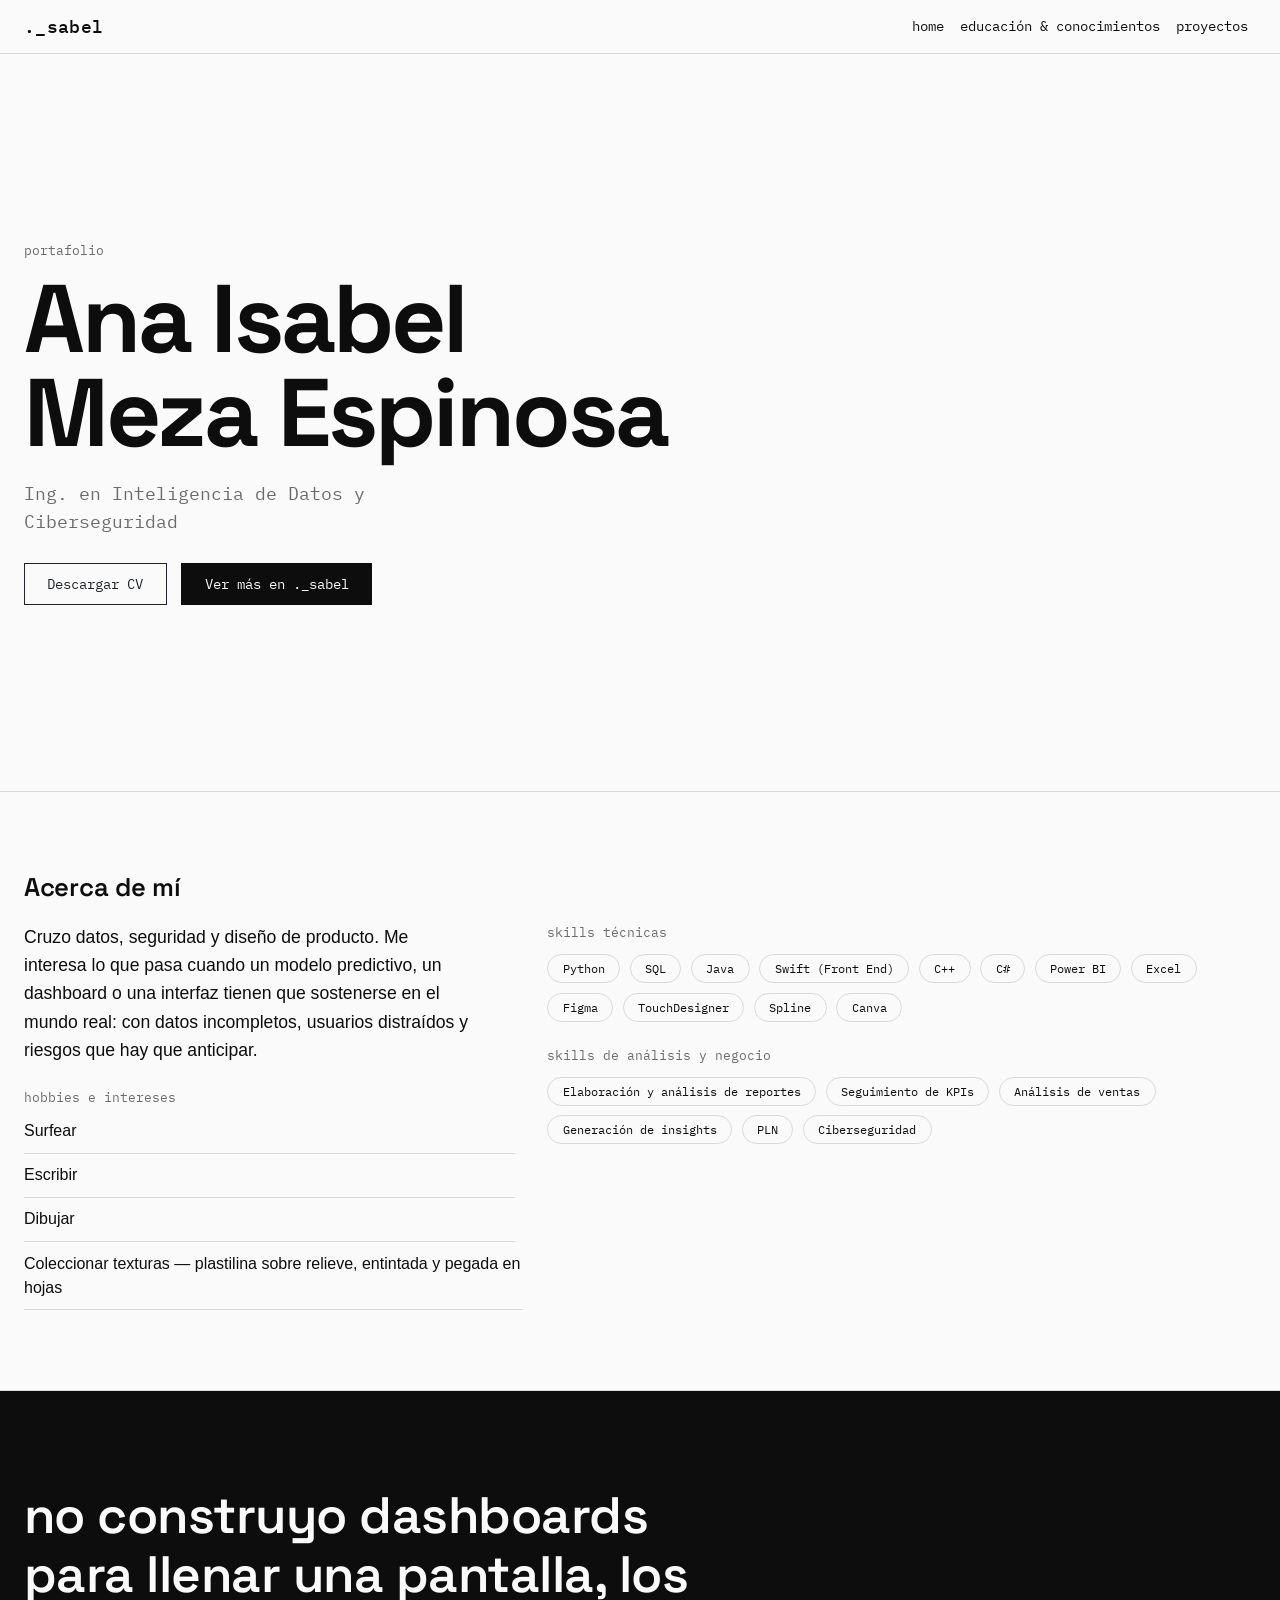
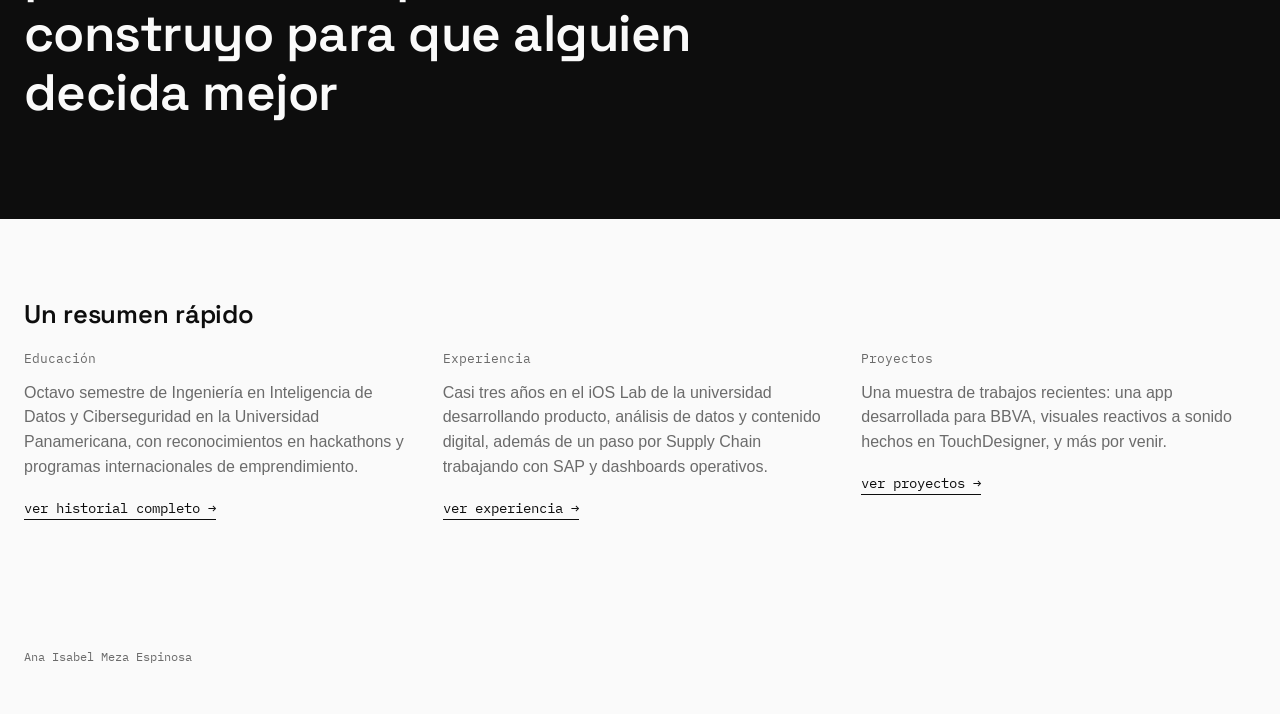
<file: index.html>
<!--
  INDEX.HTML — Landing page del portafolio

  Estructura general de la página (misma lógica en las 3 páginas):
  1. <head> carga Bootstrap (CSS), Google Fonts, y AL FINAL mi style.css
     (para que mis reglas puedan sobreescribir las de Bootstrap si hace falta).
  2. <div id="navbar"></div> es un contenedor vacío. Al final del <body>,
     un script hace fetch('navbar.html') y mete ese HTML aquí adentro.
     Esto evita repetir el menú en cada página.
  3. Cada sección usa el grid de Bootstrap (container-fluid / row / col-*)
     para el acomodo, y clases propias (definidas en style.css) para
     tipografía, color y detalles visuales.
-->
<!doctype html>
<html lang="es">
  <head>
    <meta charset="utf-8">
    <meta name="viewport" content="width=device-width, initial-scale=1">
    <title>Ana Isabel Meza Espinosa — Portafolio</title>

    <!-- Bootstrap: framework CSS que trae por si solito el sistema -->
    <link href="https://cdn.jsdelivr.net/npm/bootstrap@5.3.8/dist/css/bootstrap.min.css" rel="stylesheet" integrity="sha384-sRIl4kxILFvY47J16cr9ZwB07vP4J8+LH7qKQnuqkuIAvNWLzeN8tE5YBujZqJLB" crossorigin="anonymous">
    <link rel="preconnect" href="https://fonts.googleapis.com">
    <link href="https://fonts.googleapis.com/css2?family=Space+Grotesk:wght@400;500;600;700&family=IBM+Plex+Mono:wght@400;500&display=swap" rel="stylesheet">

    <!-- Mi hoja de estilos, cargada DESPUÉS de Bootstrap para poder
         sobreescribir sus estilos por defecto (colores, radios, etc.). -->
    <link href="style.css" rel="stylesheet">
  </head>
  <body>
    <div id="navbar"></div>
    <header class="hero">
      <!-- Capa decorativa de fondo (rejilla de puntos), puramente visual,
           por eso aria-hidden="true" (los lectores de pantalla la ignoran). -->
      <div aria-hidden="true"></div>
      <div class="container-fluid px-4 hero-content">
        <p class="hero-label">portafolio</p>
        <h1 class="hero-name">Ana Isabel<br>Meza Espinosa</h1>
        <p class="hero-career">Ing. en Inteligencia de Datos y Ciberseguridad</p>

        <!-- comp botón de Bootstrap :)
             esta el atributo de HTML que le dice al navegador ps que descargue el cv -->
        <div class="hero-btn-row">
          <a href="assets/CV_Ana_Isabel_Meza.pdf" download class="btn btn-outline-dark hero-cv-btn">
            Descargar CV
          </a>
          <!-- target="_blank": abre en pestaña nueva. rel="noopener" es una
               buena práctica de seguridad cuando usas target="_blank" (evita
               que la página abierta pueda manipular esta pestaña original). -->
          <a href="https://crowded-tool-223252.framer.app/" target="_blank" rel="noopener" class="btn btn-dark hero-cv-btn">
            Ver más en ._sabel
          </a>
        </div>
      </div>
    </header>

    <!-- descripción personal + hobbies + skills -->
    <section class="freeform">
      <div class="container-fluid px-4">
        <h2 class="section-title">Acerca de mí</h2>

        <!-- row / col-lg-5 + col-lg-7: en pantallas grandes (lg) la fila se
             divide en 12 columnas; aquí uso 5 para el texto/hobbies y 7 para
             las skills. En pantallas chicas, Bootstrap las apila automático
             (una debajo de otra) porque no puse col-* para tamaños menores.
             gy-5: utilidad de Bootstrap = "gap vertical" entre columnas cuando
             se apilan en móvil. -->
        <div class="row gy-5">
          <div class="col-lg-5">
            <p class="freeform-text">
              Cruzo datos, seguridad y diseño de producto. Me interesa lo que pasa cuando un modelo
              predictivo, un dashboard o una interfaz tienen que sostenerse en el mundo real: con datos
              incompletos, usuarios distraídos y riesgos que hay que anticipar.
            </p>

            <p class="hero-label mt-4">hobbies e intereses</p>
            <!-- list-inline / list-inline-item: componente de Bootstrap para
                 listas sin viñetas. Los pongo en columna con CSS propio
                 (ver .hobby-list en style.css). -->
            <ul class="list-inline hobby-list">
              <li class="list-inline-item">Surfear</li>
              <li class="list-inline-item">Escribir</li>
              <li class="list-inline-item">Dibujar</li>
              <li class="list-inline-item">Coleccionar texturas — plastilina sobre relieve, entintada y pegada en hojas</li>
            </ul>
          </div>

          <div class="col-lg-7">
            <p class="hero-label">skills técnicas</p>
            <!-- badge: componente de Bootstrap para etiquetas pequeñas.
                 skill-badge es mi clase -> esta en el css 
                 al final lo que hace es que quitar el
                 color por defecto de Bootstrap y le pone el borde ese y la forma
                 LA VERDAD SOLO LO HICE PA QUE QUEDE BONITO LOL-->
            <div class="tag-row mb-4">
              <span class="badge skill-badge">Python</span>
              <span class="badge skill-badge">SQL</span>
              <span class="badge skill-badge">Java</span>
              <span class="badge skill-badge">Swift (Front End)</span>
              <span class="badge skill-badge">C++</span>
              <span class="badge skill-badge">C#</span>
              <span class="badge skill-badge">Power BI</span>
              <span class="badge skill-badge">Excel</span>
              <span class="badge skill-badge">Figma</span>
              <span class="badge skill-badge">TouchDesigner</span>
              <span class="badge skill-badge">Spline</span>
              <span class="badge skill-badge">Canva</span>
            </div>

            <p class="hero-label">skills de análisis y negocio</p>
            <div class="tag-row">
              <span class="badge skill-badge">Elaboración y análisis de reportes</span>
              <span class="badge skill-badge">Seguimiento de KPIs</span>
              <span class="badge skill-badge">Análisis de ventas</span>
              <span class="badge skill-badge">Generación de insights</span>
              <span class="badge skill-badge">PLN</span>
              <span class="badge skill-badge">Ciberseguridad</span>
            </div>
          </div>
        </div>
      </div>
    </section>

    <!-- ================ FRASE / STATEMENT ================ -->
    <!-- Franja de pantalla completa en negro con una frase grande, inspirada
         en el estilo bold/minimal de tu otro portafolio (._sabel en Framer).
         statement-band es mi clase (style.css): invierte los colores
         (fondo negro, texto blanco) solo en esta sección. -->
    <section class="statement-band">
      <div class="container-fluid px-4">
        <p class="statement-text">no construyo dashboards para llenar una pantalla, los construyo para que alguien decida mejor</p>
      </div>
    </section>

    <!-- 3 "tarjetitas" que resumen educación/experiencia/proyectos -->
    <section class="about">
      <div class="container-fluid px-4">
        <h2 class="section-title">Un resumen rápido</h2>
        <!-- row de 3 columnas iguales (col-lg-4 x3 = 12) -->
        <div class="row gy-4">
          <div class="col-lg-4">
            <p class="about-eyebrow">Educación</p>
            <p class="about-text">
              Octavo semestre de Ingeniería en Inteligencia de Datos y Ciberseguridad en la
              Universidad Panamericana, con reconocimientos en hackathons y programas internacionales
              de emprendimiento.
            </p>
            <a href="education.html" class="about-link">ver historial completo →</a>
          </div>
          <div class="col-lg-4">
            <p class="about-eyebrow">Experiencia</p>
            <p class="about-text">
              Casi tres años en el iOS Lab de la universidad desarrollando producto, análisis de datos
              y contenido digital, además de un paso por Supply Chain trabajando con SAP y dashboards
              operativos.
            </p>
            <a href="education.html" class="about-link">ver experiencia →</a>
          </div>
          <div class="col-lg-4">
            <p class="about-eyebrow">Proyectos</p>
            <p class="about-text">
              Una muestra de trabajos recientes: una app desarrollada para BBVA, visuales reactivos a
              sonido hechos en TouchDesigner, y más por venir.
            </p>
            <a href="projects.html" class="about-link">ver proyectos →</a>
          </div>
        </div>
      </div>
    </section>

    <footer class="site-footer">
      <div class="container-fluid px-4">
        <p>Ana Isabel Meza Espinosa </p>
      </div>
    </footer>

    <script src="https://cdn.jsdelivr.net/npm/bootstrap@5.3.8/dist/js/bootstrap.bundle.min.js" integrity="sha384-FKyoEForCGlyvwx9Hj09JcYn3nv7wiPVlz7YYwJrWVcXK/BmnVDxM+D2scQbITxI" crossorigin="anonymous"></script>
    <script>
        function includeHTML(id, archivo){
            fetch(archivo)
            .then(response => response.text())
            .then(html => { document.getElementById(id).innerHTML = html; });
        }

        includeHTML('navbar', 'navbar.html');
    </script>
  </body>
</html>
</file>
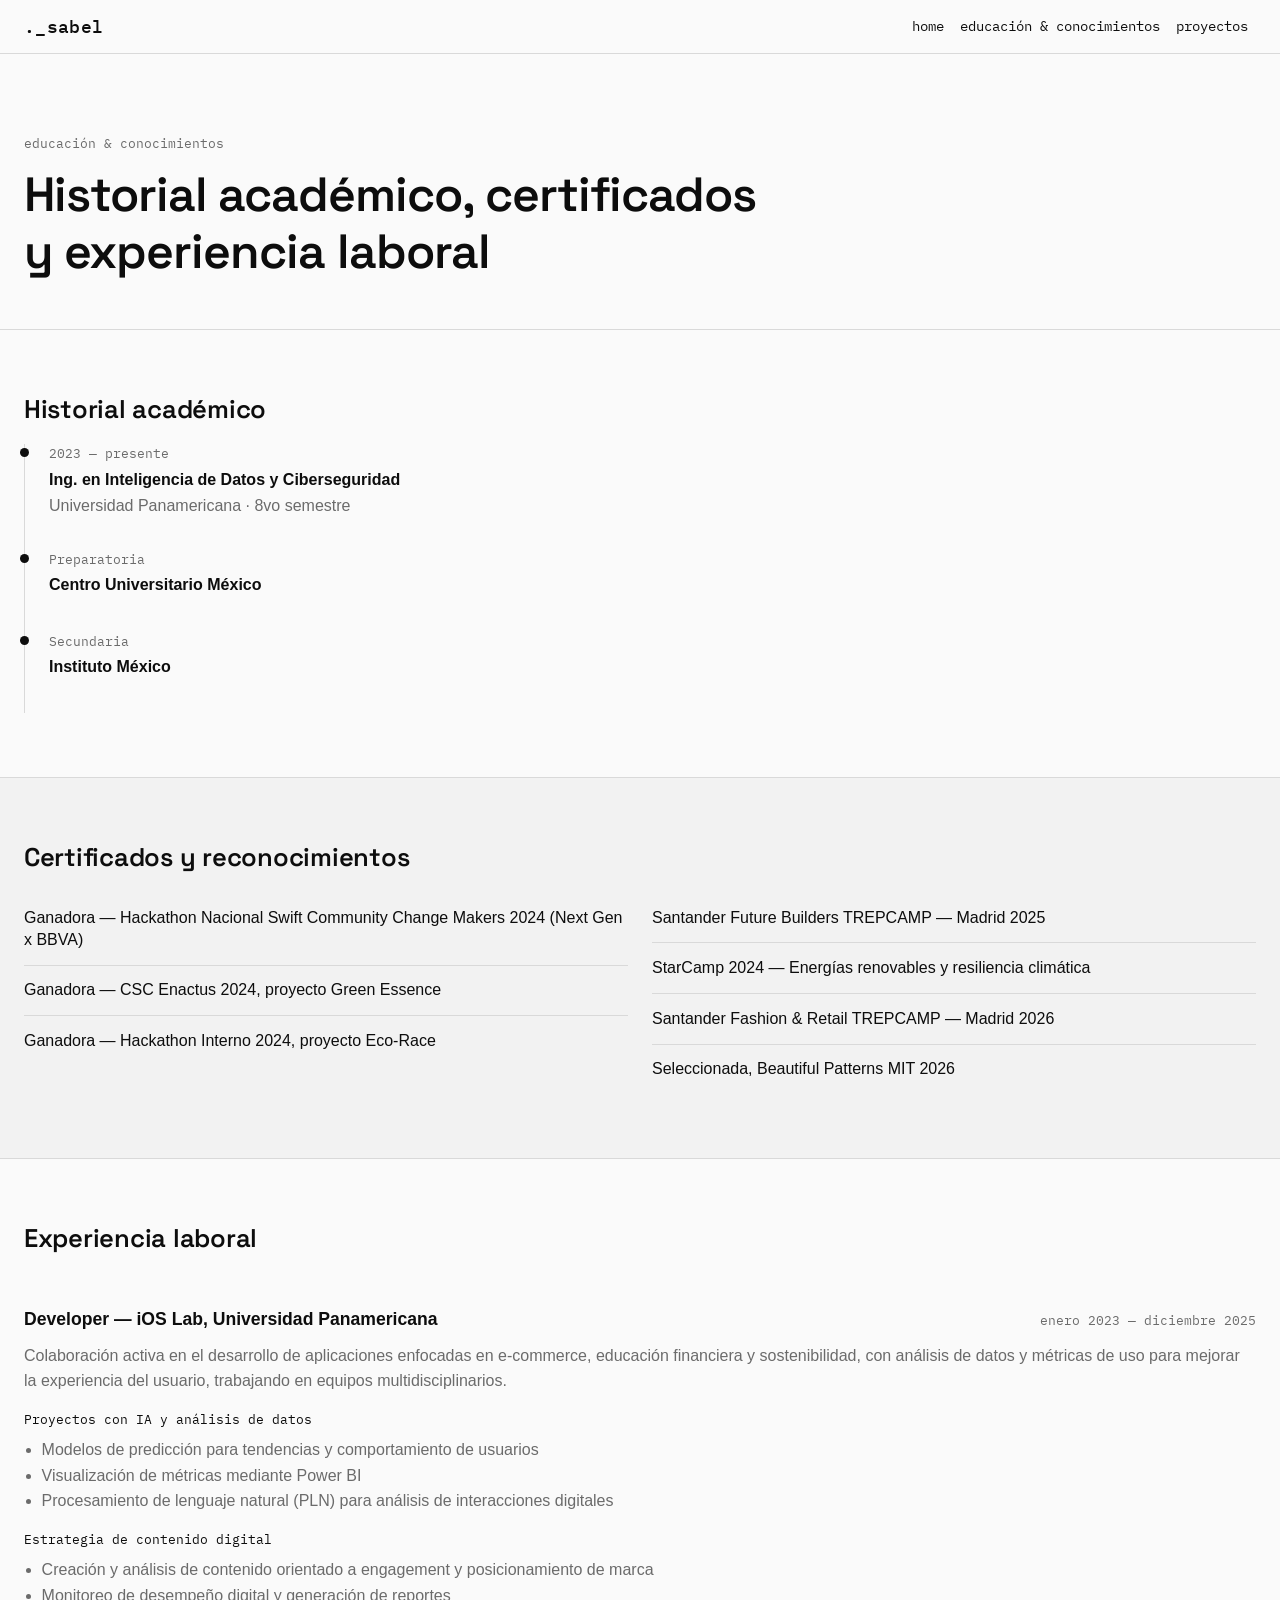
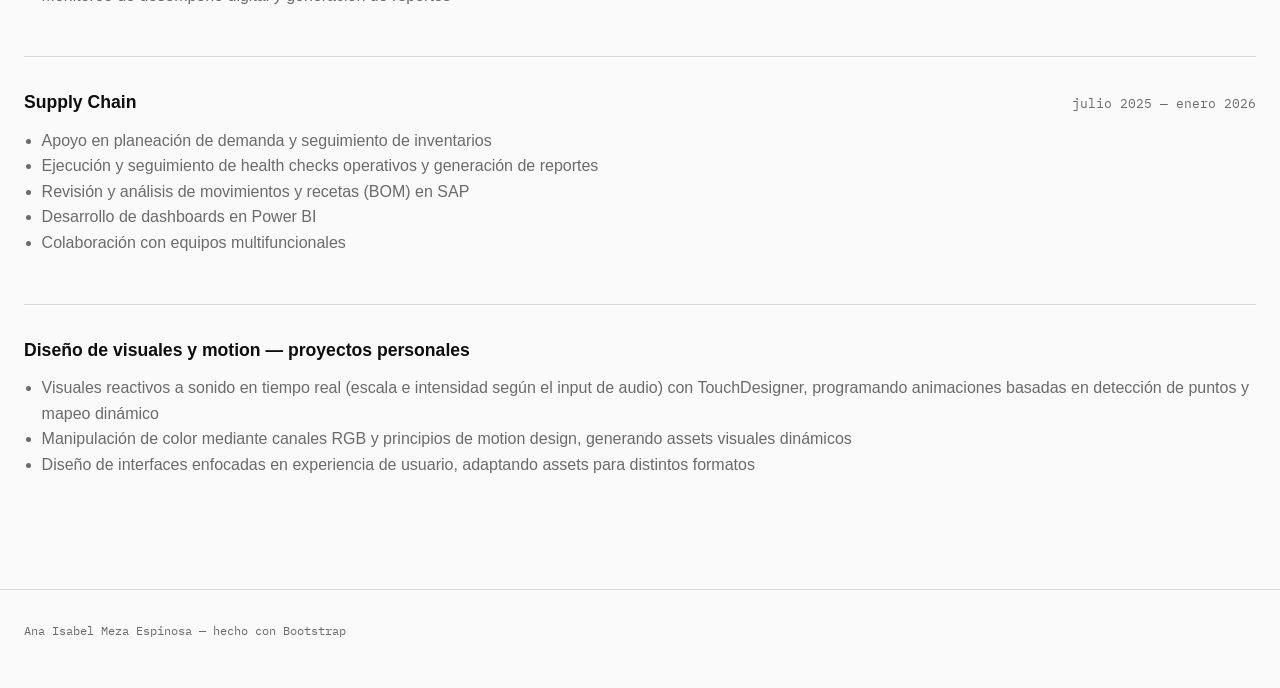
<file: education.html>
<!--
  EDUCATION.HTML — Historial académico, certificados y experiencia laboral
  (misma estructura de <head>/navbar que index.html, ver comentarios ahí)
-->
<!doctype html>
<html lang="es">
  <head>
    <meta charset="utf-8">
    <meta name="viewport" content="width=device-width, initial-scale=1">
    <title>Educación &amp; conocimientos — Ana Isabel Meza</title>
    <link href="https://cdn.jsdelivr.net/npm/bootstrap@5.3.8/dist/css/bootstrap.min.css" rel="stylesheet" integrity="sha384-sRIl4kxILFvY47J16cr9ZwB07vP4J8+LH7qKQnuqkuIAvNWLzeN8tE5YBujZqJLB" crossorigin="anonymous">
    <link rel="preconnect" href="https://fonts.googleapis.com">
    <link href="https://fonts.googleapis.com/css2?family=Space+Grotesk:wght@400;500;600;700&family=IBM+Plex+Mono:wght@400;500&display=swap" rel="stylesheet">
    <link href="style.css" rel="stylesheet">
  </head>
  <body>
    <div id="navbar"></div>

    <header class="page-header">
      <div class="container-fluid px-4">
        <p class="hero-label">educación &amp; conocimientos</p>
        <h1 class="page-title">Historial académico, certificados<br>y experiencia laboral</h1>
      </div>
    </header>

    <!-- ================ HISTORIAL ACADÉMICO ================ -->
    <section class="edu-section">
      <div class="container-fluid px-4">
        <h2 class="section-title">Historial académico</h2>

        <!-- <ol> (lista ordenada) porque la escuela sí tiene un orden
             cronológico. El estilo de "línea de tiempo" (la barra vertical
             y los puntos) es 100% CSS propio: ver .timeline en style.css,
             que usa border-left en el <ol> y un ::before en cada <li>
             para dibujar el punto. -->
        <ol class="timeline">
          <li class="timeline-item">
            <p class="timeline-date">2023 — presente</p>
            <p class="timeline-title">Ing. en Inteligencia de Datos y Ciberseguridad</p>
            <p class="timeline-place">Universidad Panamericana · 8vo semestre</p>
          </li>
          <li class="timeline-item">
            <p class="timeline-date">Preparatoria</p>
            <p class="timeline-title">Centro Universitario México</p>
          </li>
          <li class="timeline-item">
            <p class="timeline-date">Secundaria</p>
            <p class="timeline-title">Instituto México</p>
          </li>
        </ol>
      </div>
    </section>

    <!-- ================ CERTIFICADOS ================ -->
    <!-- edu-section.alt: misma sección pero con fondo gris clarito (ver
         .edu-section.alt en style.css) solo para separar visualmente
         los bloques sin necesitar más HTML. -->
    <section class="edu-section alt">
      <div class="container-fluid px-4">
        <h2 class="section-title">Certificados y reconocimientos</h2>
        <!-- Dos columnas (col-md-6) para no dejar una lista larguísima de
             un solo lado. Se apilan solas en pantallas chicas (< md). -->
        <div class="row gy-3">
          <div class="col-md-6">
            <ul class="cert-list">
              <li>Ganadora — Hackathon Nacional Swift Community Change Makers 2024 (Next Gen x BBVA)</li>
              <li>Ganadora — CSC Enactus 2024, proyecto Green Essence</li>
              <li>Ganadora — Hackathon Interno 2024, proyecto Eco-Race</li>
            </ul>
          </div>
          <div class="col-md-6">
            <ul class="cert-list">
              <li>Santander Future Builders TREPCAMP — Madrid 2025</li>
              <li>StarCamp 2024 — Energías renovables y resiliencia climática</li>
              <li>Santander Fashion &amp; Retail TREPCAMP — Madrid 2026</li>
              <li>Seleccionada, Beautiful Patterns MIT 2026</li>
            </ul>
          </div>
        </div>
      </div>
    </section>

    <!-- ================ EXPERIENCIA LABORAL ================ -->
    <section class="edu-section">
      <div class="container-fluid px-4">
        <h2 class="section-title">Experiencia laboral</h2>

        <!-- Cada .job es un bloque independiente con su propio border-bottom
             (separador), en vez de usar <hr> repetido a mano. -->
        <div class="job">
          <div class="job-head">
            <p class="job-title">Developer — iOS Lab, Universidad Panamericana</p>
            <p class="job-date">enero 2023 — diciembre 2025</p>
          </div>
          <p class="job-text">
            Colaboración activa en el desarrollo de aplicaciones enfocadas en e-commerce, educación
            financiera y sostenibilidad, con análisis de datos y métricas de uso para mejorar la
            experiencia del usuario, trabajando en equipos multidisciplinarios.
          </p>
          <p class="job-subtitle">Proyectos con IA y análisis de datos</p>
          <ul class="job-list">
            <li>Modelos de predicción para tendencias y comportamiento de usuarios</li>
            <li>Visualización de métricas mediante Power BI</li>
            <li>Procesamiento de lenguaje natural (PLN) para análisis de interacciones digitales</li>
          </ul>
          <p class="job-subtitle">Estrategia de contenido digital</p>
          <ul class="job-list">
            <li>Creación y análisis de contenido orientado a engagement y posicionamiento de marca</li>
            <li>Monitoreo de desempeño digital y generación de reportes</li>
          </ul>
        </div>

        <div class="job">
          <div class="job-head">
            <p class="job-title">Supply Chain</p>
            <p class="job-date">julio 2025 — enero 2026</p>
          </div>
          <ul class="job-list">
            <li>Apoyo en planeación de demanda y seguimiento de inventarios</li>
            <li>Ejecución y seguimiento de health checks operativos y generación de reportes</li>
            <li>Revisión y análisis de movimientos y recetas (BOM) en SAP</li>
            <li>Desarrollo de dashboards en Power BI</li>
            <li>Colaboración con equipos multifuncionales</li>
          </ul>
        </div>

        <div class="job">
          <div class="job-head">
            <p class="job-title">Diseño de visuales y motion — proyectos personales</p>
          </div>
          <ul class="job-list">
            <li>Visuales reactivos a sonido en tiempo real (escala e intensidad según el input de audio) con TouchDesigner, programando animaciones basadas en detección de puntos y mapeo dinámico</li>
            <li>Manipulación de color mediante canales RGB y principios de motion design, generando assets visuales dinámicos</li>
            <li>Diseño de interfaces enfocadas en experiencia de usuario, adaptando assets para distintos formatos</li>
          </ul>
        </div>
      </div>
    </section>

    <footer class="site-footer">
      <div class="container-fluid px-4">
        <p>Ana Isabel Meza Espinosa — hecho con Bootstrap</p>
      </div>
    </footer>

    <script src="https://cdn.jsdelivr.net/npm/bootstrap@5.3.8/dist/js/bootstrap.bundle.min.js" integrity="sha384-FKyoEForCGlyvwx9Hj09JcYn3nv7wiPVlz7YYwJrWVcXK/BmnVDxM+D2scQbITxI" crossorigin="anonymous"></script>
    <!-- Mismo mecanismo de includeHTML explicado en index.html -->
    <script>
        function includeHTML(id, archivo){
            fetch(archivo)
            .then(response => response.text())
            .then(html => { document.getElementById(id).innerHTML = html; });
        }

        includeHTML('navbar', 'navbar.html');
    </script>
  </body>
</html>
</file>
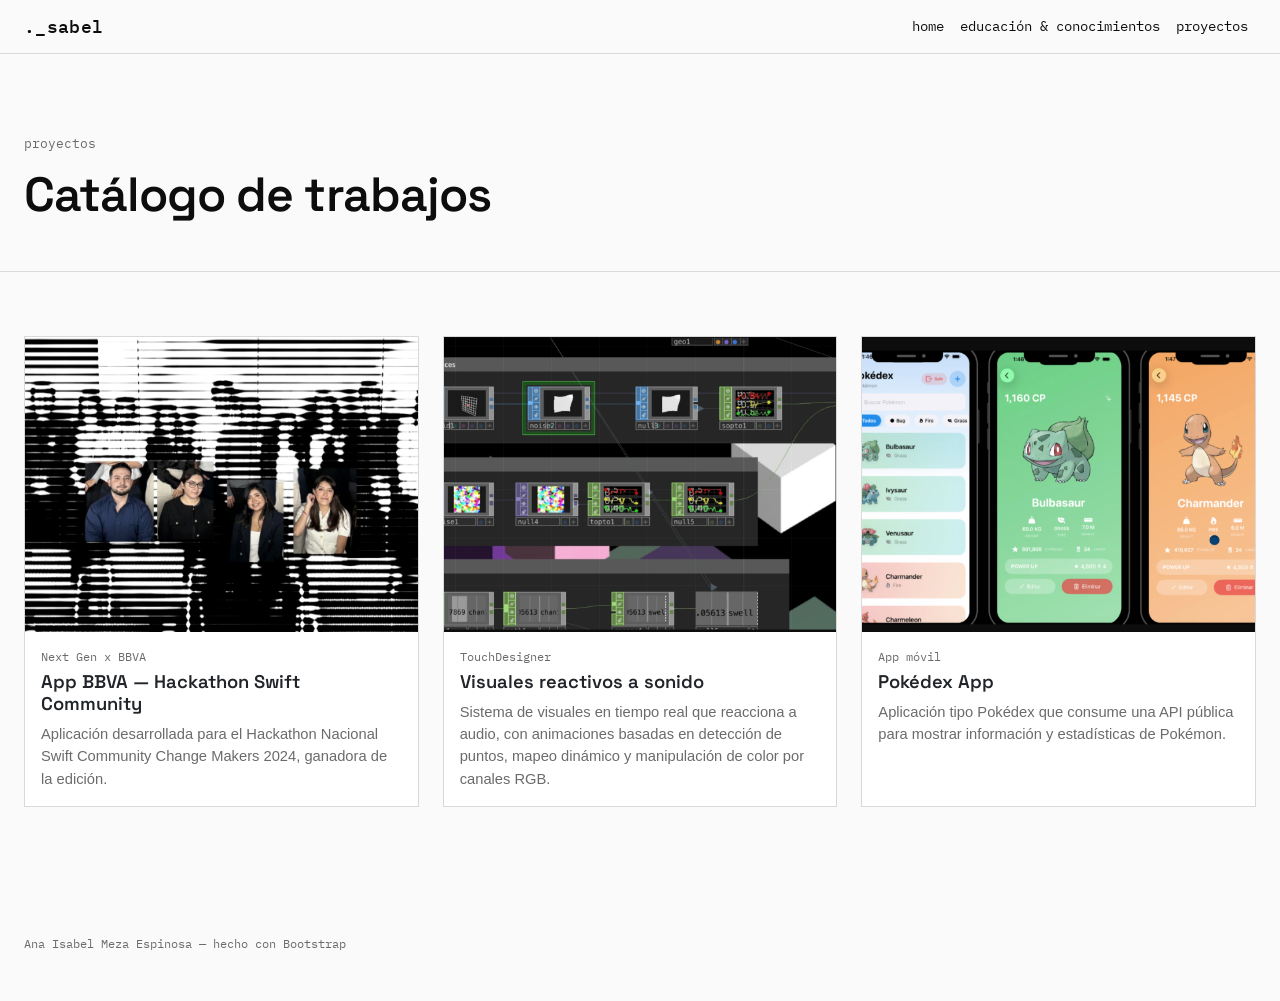
<file: projects.html>
<!--
  PROJECTS.HTML — Galería/catálogo de proyectos
  (misma estructura de <head>/navbar que index.html, ver comentarios ahí)
-->
<!doctype html>
<html lang="es">
  <head>
    <meta charset="utf-8">
    <meta name="viewport" content="width=device-width, initial-scale=1">
    <title>Proyectos — Ana Isabel Meza</title>
    <link href="https://cdn.jsdelivr.net/npm/bootstrap@5.3.8/dist/css/bootstrap.min.css" rel="stylesheet" integrity="sha384-sRIl4kxILFvY47J16cr9ZwB07vP4J8+LH7qKQnuqkuIAvNWLzeN8tE5YBujZqJLB" crossorigin="anonymous">
    <link rel="preconnect" href="https://fonts.googleapis.com">
    <link href="https://fonts.googleapis.com/css2?family=Space+Grotesk:wght@400;500;600;700&family=IBM+Plex+Mono:wght@400;500&display=swap" rel="stylesheet">
    <link href="style.css" rel="stylesheet">
  </head>
  <body>
    <div id="navbar"></div>

    <header class="page-header">
      <div class="container-fluid px-4">
        <p class="hero-label">proyectos</p>
        <h1 class="page-title">Catálogo de trabajos</h1>
      </div>
    </header>

    <section class="projects-gallery">
      <div class="container-fluid px-4">
        <!--
          row / col-md-6 / col-lg-4: el grid de 12 columnas de Bootstrap.
          En pantallas grandes (lg) cada tarjeta ocupa 4/12 → 3 tarjetas
          por fila. En pantallas medianas (md) ocupa 6/12 → 2 por fila.
          En pantallas chicas (menos que md) no hay col-* especificado,
          así que Bootstrap las apila 1 por fila automáticamente.
          g-4: utilidad de Bootstrap = espacio (gutter) entre columnas.
        -->
        <div class="row g-4">

          <!-- PROYECTO 1: cada tarjeta es un componente 'card' de Bootstrap
               completo (card / card-img-top / card-body / card-title /
               card-text), envuelto en un <a> para que toda la tarjeta sea
               clicable y lleve a la evidencia del proyecto (repo, video, etc).
               text-decoration-none quita el subrayado que un <a> trae por
               defecto. -->
          <div class="col-md-6 col-lg-4">
            <a href="#" class="card project-card text-decoration-none">
              <!-- card-img-top: clase de Bootstrap para la imagen de la card.
                   project-thumb-img (mía, en style.css) le da tamaño y
                   recorte (object-fit: cover) consistente sin importar las
                   proporciones originales de la foto. -->
              <img src="assets/bbvafoto.png" class="card-img-top project-thumb-img" alt="Captura de la app desarrollada para BBVA">
              <div class="card-body">
                <p class="project-tag">Next Gen x BBVA</p>
                <h3 class="card-title project-name">App BBVA — Hackathon Swift Community</h3>
                <p class="card-text project-desc">
                  Aplicación desarrollada para el Hackathon Nacional Swift Community Change Makers 2024,
                  ganadora de la edición.
                </p>
              </div>
            </a>
          </div>

          <!-- PROYECTO 2 (mismo patrón, cambia la foto) -->
          <div class="col-md-6 col-lg-4">
            <a href="#" class="card project-card text-decoration-none">
              <img src="assets/touchdesignerfoto.png" class="card-img-top project-thumb-img" alt="Visual generado en TouchDesigner reactivo a audio">
              <div class="card-body">
                <p class="project-tag">TouchDesigner</p>
                <h3 class="card-title project-name">Visuales reactivos a sonido</h3>
                <p class="card-text project-desc">
                  Sistema de visuales en tiempo real que reacciona a audio, con animaciones basadas en
                  detección de puntos, mapeo dinámico y manipulación de color por canales RGB.
                </p>
              </div>
            </a>
          </div>

          <!-- PROYECTO 3: app Pokédex -->
          <div class="col-md-6 col-lg-4">
            <a href="#" class="card project-card text-decoration-none">
              <img src="assets/pokemon.png" class="card-img-top project-thumb-img" alt="Captura de la app Pokédex">
              <div class="card-body">
                <p class="project-tag">App móvil</p>
                <h3 class="card-title project-name">Pokédex App</h3>
                <p class="card-text project-desc">
                  Aplicación tipo Pokédex que consume una API pública para mostrar información y
                  estadísticas de Pokémon.
                </p>
              </div>
            </a>
          </div>

        </div>
      </div>
    </section>

    <footer class="site-footer">
      <div class="container-fluid px-4">
        <p>Ana Isabel Meza Espinosa — hecho con Bootstrap</p>
      </div>
    </footer>

    <script src="https://cdn.jsdelivr.net/npm/bootstrap@5.3.8/dist/js/bootstrap.bundle.min.js" integrity="sha384-FKyoEForCGlyvwx9Hj09JcYn3nv7wiPVlz7YYwJrWVcXK/BmnVDxM+D2scQbITxI" crossorigin="anonymous"></script>
    <!-- Mismo mecanismo de includeHTML explicado en index.html -->
    <script>
        function includeHTML(id, archivo){
            fetch(archivo)
            .then(response => response.text())
            .then(html => { document.getElementById(id).innerHTML = html; });
        }

        includeHTML('navbar', 'navbar.html');
    </script>
  </body>
</html>
</file>
<file: style.css>
:root{
    --color-1: #0d0d0d;   /* negro casi puro, para texto y fondos oscuros */
    --color-2: #fafafa;   /* blanco cálido, fondo principal */
    --color-line: #d9d9d9; /* gris para líneas y bordes */
    --color-muted: #6b6b6b; /* gris para texto secundario */

    --font-display: "Space Grotesk", sans-serif;
    --font-mono: "IBM Plex Mono", monospace;
    --font-body: -apple-system, "Segoe UI", sans-serif;
}

*{
    box-sizing: border-box;
}

body{
    margin: 0;
    background-color: var(--color-2);
    color: var(--color-1);
    font-family: var(--font-body);
    -webkit-font-smoothing: antialiased;
}

a{
    color: inherit;
    text-decoration: none;
}

/* ---------- NAVBAR ---------- */
.bg-1{
    background-color: var(--color-2);
    border-bottom: 1px solid var(--color-line);
}

.logo-mark{
    font-family: var(--font-mono);
    font-weight: 500;
    font-size: 1.1rem;
    letter-spacing: 0.02em;
    color: var(--color-1) !important;
}

.navbar-nav .nav-link{
    font-family: var(--font-mono);
    font-size: 0.85rem;
    color: var(--color-1);
    padding: 0.5rem 1rem;
    border-bottom: 1px solid transparent;
    transition: border-color 0.15s ease;
}

.navbar-nav .nav-link:hover{
    border-bottom-color: var(--color-1);
}

/* ---------- SECTION TITLES ---------- */
.section-title{
    font-family: var(--font-display);
    font-weight: 600;
    font-size: 1.6rem;
    letter-spacing: -0.01em;
    margin-bottom: 1.25rem;
}

.hero-label,
.about-eyebrow{
    font-family: var(--font-mono);
    font-size: 0.8rem;
    color: var(--color-muted);
    margin-bottom: 0.75rem;
}

/* ---------- HERO ---------- */
.hero{
    position: relative;
    min-height: 82vh;
    display: flex;
    flex-direction: column;
    justify-content: center;
    overflow: hidden;
    border-bottom: 1px solid var(--color-line);
}

.hero-grid{
    position: absolute;
    inset: 0;
    background-image:
        linear-gradient(var(--color-line) 1px, transparent 1px),
        linear-gradient(90deg, var(--color-line) 1px, transparent 1px);
    background-size: 48px 48px;
    opacity: 0.5;
    mask-image: radial-gradient(ellipse at 30% 40%, black 15%, transparent 70%);
}

.hero-content{
    position: relative;
    z-index: 1;
}

.hero-name{
    font-family: var(--font-display);
    font-weight: 700;
    font-size: clamp(2.75rem, 8vw, 6rem);
    line-height: 0.98;
    letter-spacing: -0.03em;
    margin: 0 0 1.25rem;
}

.hero-career{
    font-family: var(--font-mono);
    font-size: clamp(0.95rem, 1.6vw, 1.15rem);
    color: var(--color-muted);
    max-width: 34ch;
}

.hero-btn-row{
    display: flex;
    flex-wrap: wrap;
    gap: 0.9rem;
    margin-top: 1.75rem;
}

/* aquí el boton de cv */
.hero-cv-btn{
    font-family: var(--font-mono);
    font-size: 0.85rem;
    border-radius: 0;
    border-width: 1px;
    padding: 0.6rem 1.4rem;
    margin-top: 0;
}

.btn-outline-dark.hero-cv-btn:hover{
    background-color: var(--color-1);
    color: var(--color-2);
}

.btn-dark.hero-cv-btn{
    background-color: var(--color-1);
    border-color: var(--color-1);
    color: var(--color-2);
}

.btn-dark.hero-cv-btn:hover{
    background-color: transparent;
    color: var(--color-1);
}

.hero-scroll{
    position: relative;
    z-index: 1;
    display: flex;
    justify-content: center;
    padding-bottom: 2rem;
}

.hero-scroll span{
    width: 1px;
    height: 40px;
    background: var(--color-1);
    display: block;
    animation: scrollLine 1.8s ease-in-out infinite;
}

@keyframes scrollLine{
    0%   { transform: scaleY(0.2); transform-origin: top; }
    50%  { transform: scaleY(1);   transform-origin: top; }
    100% { transform: scaleY(0.2); transform-origin: bottom; }
}

@media (prefers-reduced-motion: reduce){
    .hero-scroll span{ animation: none; }
}

/* ---------- FREEFORM SECTION ---------- */
.freeform{
    padding: 5rem 0;
    border-bottom: 1px solid var(--color-line);
}

.freeform-text{
    font-size: 1.1rem;
    line-height: 1.6;
    max-width: 46ch;
    color: var(--color-1);
}

.tag-row{
    display: flex;
    flex-wrap: wrap;
    gap: 0.6rem;
}

.skill-badge{
    font-family: var(--font-mono);
    font-weight: 400;
    font-size: 0.78rem;
    border: 1px solid var(--color-line);
    border-radius: 999px;
    padding: 0.45rem 0.9rem;
    color: var(--color-1);
    background-color: transparent;
}

.hobby-list{
    padding: 0;
    margin: 0.25rem 0 0;
}

.hobby-list .list-inline-item{
    display: block;
    padding: 0.6rem 0;
    border-bottom: 1px solid var(--color-line);
    color: var(--color-1);
}

.hobby-list .list-inline-item:first-child{
    padding-top: 0;
}

/* ---------- STATEMENT BAND ---------- */
/* Sección de pantalla completa en negro con una frase grande, para dar un
   momento de "respiro" visual entre el hero y el resumen, al estilo del
   otro portafolio (fondo oscuro + tipografía grande, look bold/minimal). */
.statement-band{
    background-color: var(--color-1);
    padding: 6rem 0;
}

.statement-text{
    font-family: var(--font-display);
    font-weight: 600;
    font-size: clamp(1.6rem, 4.2vw, 3.2rem);
    line-height: 1.15;
    letter-spacing: -0.01em;
    color: var(--color-2);
    max-width: 22ch;
    margin: 0;
}

/* ---------- ABOUT ---------- */
.about{
    padding: 5rem 0 6rem;
}

.about-text{
    color: var(--color-muted);
    line-height: 1.55;
    margin-bottom: 1rem;
}

.about-link{
    font-family: var(--font-mono);
    font-size: 0.85rem;
    border-bottom: 1px solid var(--color-1);
    padding-bottom: 2px;
}

/* ---------- PAGE HEADER (educación / proyectos) ---------- */
.page-header{
    padding: 5rem 0 3rem;
    border-bottom: 1px solid var(--color-line);
}

.page-title{
    font-family: var(--font-display);
    font-weight: 600;
    font-size: clamp(1.9rem, 4vw, 3rem);
    letter-spacing: -0.02em;
    margin: 0;
}

/* ---------- EDUCACIÓN ---------- */
.edu-section{
    padding: 4rem 0;
    border-bottom: 1px solid var(--color-line);
}

.edu-section.alt{
    background-color: #f2f2f2;
}

.timeline{
    list-style: none;
    padding: 0;
    margin: 0;
    border-left: 1px solid var(--color-line);
}

.timeline-item{
    padding: 0 0 2rem 1.5rem;
    position: relative;
}

.timeline-item::before{
    content: "";
    position: absolute;
    left: -5px;
    top: 4px;
    width: 9px;
    height: 9px;
    border-radius: 50%;
    background: var(--color-1);
}

.timeline-date{
    font-family: var(--font-mono);
    font-size: 0.8rem;
    color: var(--color-muted);
    margin-bottom: 0.25rem;
}

.timeline-title{
    font-weight: 600;
    margin-bottom: 0.15rem;
}

.timeline-place{
    color: var(--color-muted);
    margin: 0;
}

.cert-list{
    list-style: none;
    padding: 0;
    margin: 0;
}

.cert-list li{
    padding: 0.85rem 0;
    border-bottom: 1px solid var(--color-line);
    line-height: 1.4;
}

.cert-list li:last-child{
    border-bottom: none;
}

.job{
    padding: 2rem 0;
    border-bottom: 1px solid var(--color-line);
}

.job:last-child{
    border-bottom: none;
}

.job-head{
    display: flex;
    flex-wrap: wrap;
    justify-content: space-between;
    align-items: baseline;
    gap: 0.5rem;
    margin-bottom: 0.75rem;
}

.job-title{
    font-weight: 600;
    font-size: 1.1rem;
    margin: 0;
}

.job-date{
    font-family: var(--font-mono);
    font-size: 0.8rem;
    color: var(--color-muted);
    margin: 0;
}

.job-text{
    color: var(--color-muted);
    line-height: 1.55;
    margin-bottom: 1rem;
}

.job-subtitle{
    font-family: var(--font-mono);
    font-size: 0.8rem;
    margin: 1rem 0 0.5rem;
}

.job-list{
    padding-left: 1.1rem;
    color: var(--color-muted);
    line-height: 1.6;
}

/* ---------- PROYECTOS ---------- */
.projects-gallery{
    padding: 4rem 0 6rem;
}

.project-card{
    border: 1px solid var(--color-line);
    border-radius: 0;
    height: 100%;
    transition: border-color 0.15s ease, transform 0.15s ease;
}

.project-card:hover{
    border-color: var(--color-1);
    transform: translateY(-3px);
}

/* project-thumb-img: la imagen real de cada proyecto (BBVA, TouchDesigner,
   Pokédex). object-fit: cover recorta la foto para llenar el recuadro sin
   deformarla, sin importar sus proporciones originales. */
.project-thumb-img{
    aspect-ratio: 4 / 3;
    width: 100%;
    object-fit: cover;
    border-radius: 0;
    filter: grayscale(15%);
}

.project-tag{
    font-family: var(--font-mono);
    font-size: 0.75rem;
    color: var(--color-muted);
    margin-bottom: 0.35rem;
}

.project-name{
    font-family: var(--font-display);
    font-size: 1.15rem;
    font-weight: 600;
    margin-bottom: 0.5rem;
}

.project-desc{
    color: var(--color-muted);
    font-size: 0.92rem;
    line-height: 1.5;
    margin: 0;
}

.project-card-pending{
    opacity: 0.55;
}

/* ---------- FOOTER ---------- */
.site-footer{
    padding: 2rem 0;
    font-family: var(--font-mono);
    font-size: 0.75rem;
    color: var(--color-muted);
}
</file>
